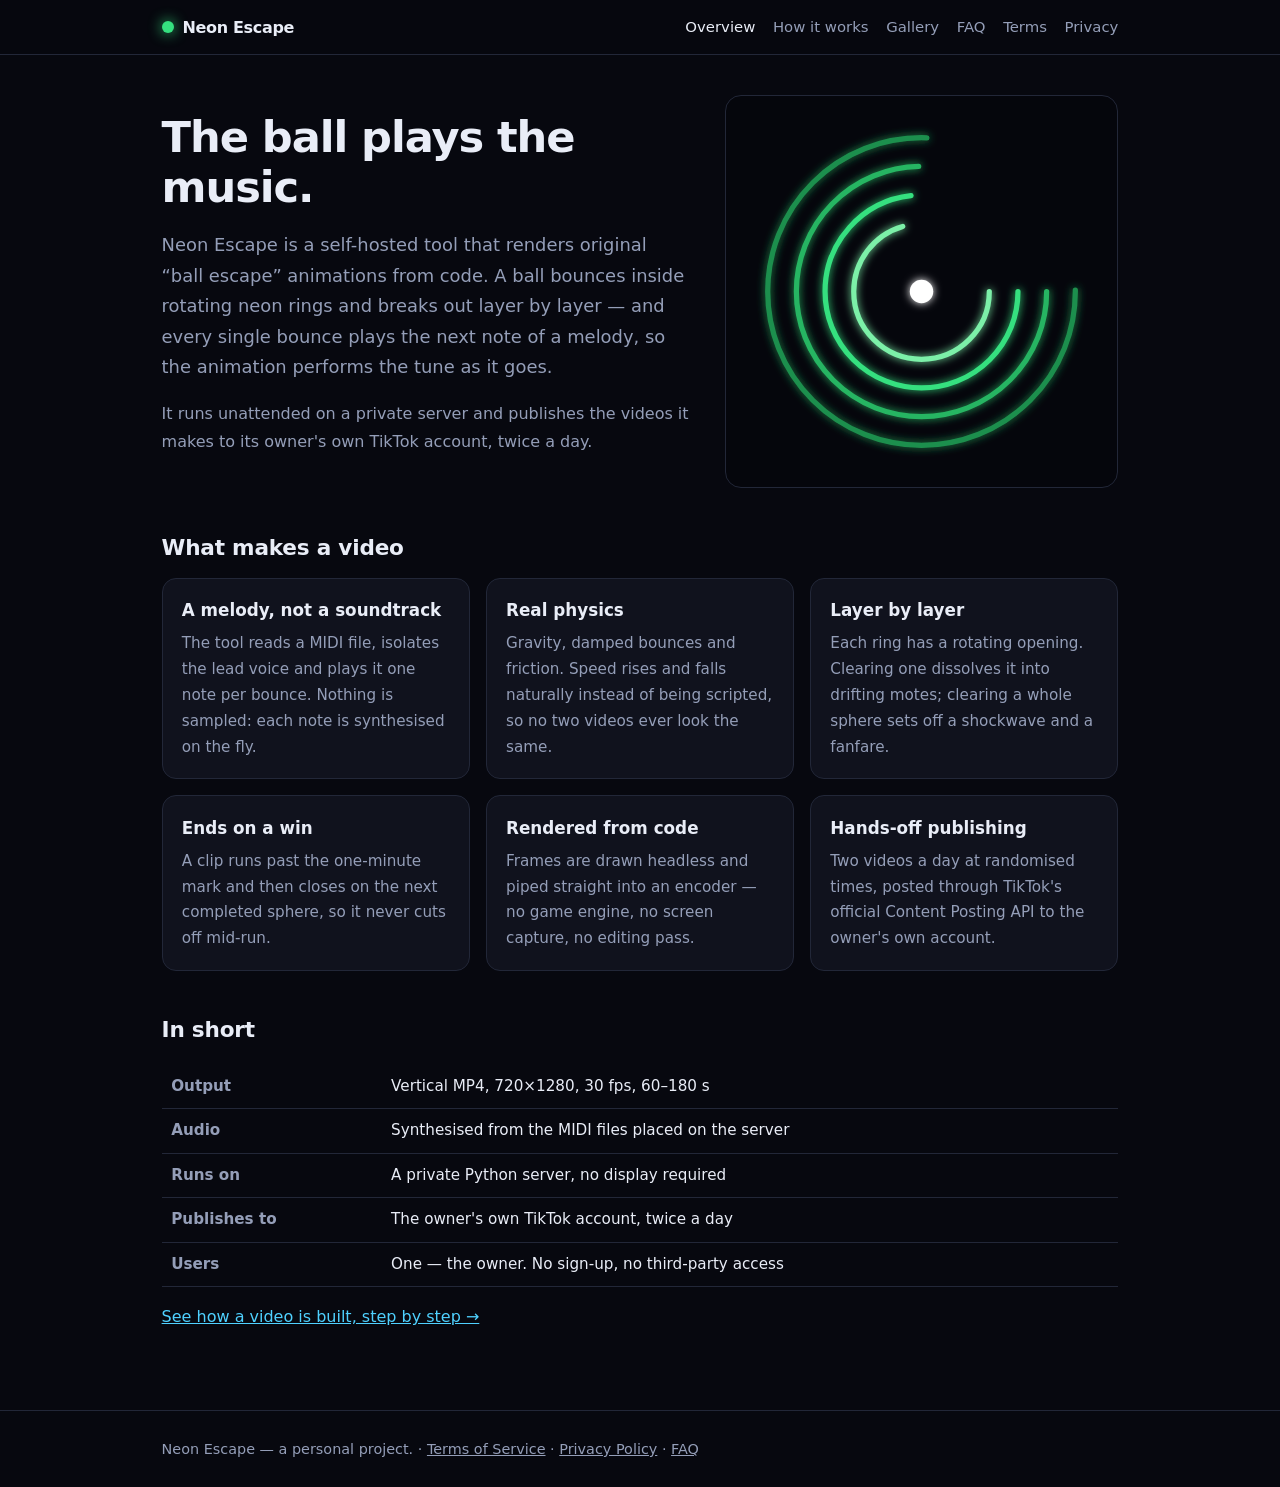
<file: docs/index.html>
<!doctype html>
<html lang="en">
<head>
<meta charset="utf-8">
<meta name="viewport" content="width=device-width, initial-scale=1">
<title>Neon Escape — animated ball-escape videos that play a melody</title>
<meta name="description" content="Neon Escape renders original ball-escape animations whose bounces play a melody, and publishes them to its owner's TikTok account.">
<link rel="stylesheet" href="./style.css">
</head>
<body>
<header class="site">
  <div class="bar">
    <a class="brand" href="./"><span class="dot"></span> Neon Escape</a>
    <nav class="site">
      <a href="./" aria-current="page">Overview</a>
      <a href="./how-it-works.html">How it works</a>
      <a href="./gallery.html">Gallery</a>
      <a href="./faq.html">FAQ</a>
      <a href="./terms.html">Terms</a>
      <a href="./privacy.html">Privacy</a>
    </nav>
  </div>
</header>

<main>
  <section class="hero">
    <div>
      <h1>The ball plays the music.</h1>
      <p class="lead">Neon Escape is a self-hosted tool that renders original
        “ball escape” animations from code. A ball bounces inside rotating neon
        rings and breaks out layer by layer — and every single bounce plays the
        next note of a melody, so the animation performs the tune as it goes.</p>
      <p class="muted">It runs unattended on a private server and publishes the
        videos it makes to its owner's own TikTok account, twice a day.</p>
    </div>
    <svg class="stage" viewBox="0 0 300 300" role="img"
         aria-label="Animation of a ball bouncing inside rotating neon rings">
      <defs>
        <filter id="glow" x="-50%" y="-50%" width="200%" height="200%">
          <feGaussianBlur stdDeviation="3.2" result="b"/>
          <feMerge><feMergeNode in="b"/><feMergeNode in="SourceGraphic"/></feMerge>
        </filter>
      </defs>
      <g filter="url(#glow)" fill="none" stroke-linecap="round">
        <circle class="spin-slow" cx="150" cy="150" r="118" stroke="#1f8f4d"
                stroke-width="4" stroke-dasharray="560 180"/>
        <circle class="spin-rev"  cx="150" cy="150" r="96"  stroke="#27b562"
                stroke-width="4" stroke-dasharray="450 155"/>
        <circle class="spin-fast" cx="150" cy="150" r="74"  stroke="#35e07f"
                stroke-width="4" stroke-dasharray="340 125"/>
        <circle class="spin-rev"  cx="150" cy="150" r="52"  stroke="#7bf0a8"
                stroke-width="4" stroke-dasharray="230 100"/>
      </g>
      <circle class="bounce" cx="150" cy="150" r="9" fill="#fff" filter="url(#glow)"/>
    </svg>
  </section>

  <h2>What makes a video</h2>
  <div class="grid">
    <div class="card">
      <h3>A melody, not a soundtrack</h3>
      <p>The tool reads a MIDI file, isolates the lead voice and plays it one
        note per bounce. Nothing is sampled: each note is synthesised on the fly.</p>
    </div>
    <div class="card">
      <h3>Real physics</h3>
      <p>Gravity, damped bounces and friction. Speed rises and falls naturally
        instead of being scripted, so no two videos ever look the same.</p>
    </div>
    <div class="card">
      <h3>Layer by layer</h3>
      <p>Each ring has a rotating opening. Clearing one dissolves it into
        drifting motes; clearing a whole sphere sets off a shockwave and a fanfare.</p>
    </div>
    <div class="card">
      <h3>Ends on a win</h3>
      <p>A clip runs past the one-minute mark and then closes on the next
        completed sphere, so it never cuts off mid-run.</p>
    </div>
    <div class="card">
      <h3>Rendered from code</h3>
      <p>Frames are drawn headless and piped straight into an encoder — no game
        engine, no screen capture, no editing pass.</p>
    </div>
    <div class="card">
      <h3>Hands-off publishing</h3>
      <p>Two videos a day at randomised times, posted through TikTok's official
        Content Posting API to the owner's own account.</p>
    </div>
  </div>

  <h2>In short</h2>
  <table>
    <tr><th>Output</th><td>Vertical MP4, 720×1280, 30 fps, 60–180 s</td></tr>
    <tr><th>Audio</th><td>Synthesised from the MIDI files placed on the server</td></tr>
    <tr><th>Runs on</th><td>A private Python server, no display required</td></tr>
    <tr><th>Publishes to</th><td>The owner's own TikTok account, twice a day</td></tr>
    <tr><th>Users</th><td>One — the owner. No sign-up, no third-party access</td></tr>
  </table>

  <p><a href="./how-it-works.html">See how a video is built, step by step →</a></p>
</main>

<footer class="site">
  <div class="bar">
    Neon Escape — a personal project. ·
    <a href="./terms.html">Terms of Service</a> ·
    <a href="./privacy.html">Privacy Policy</a> ·
    <a href="./faq.html">FAQ</a>
  </div>
</footer>
</body>
</html>
</file>
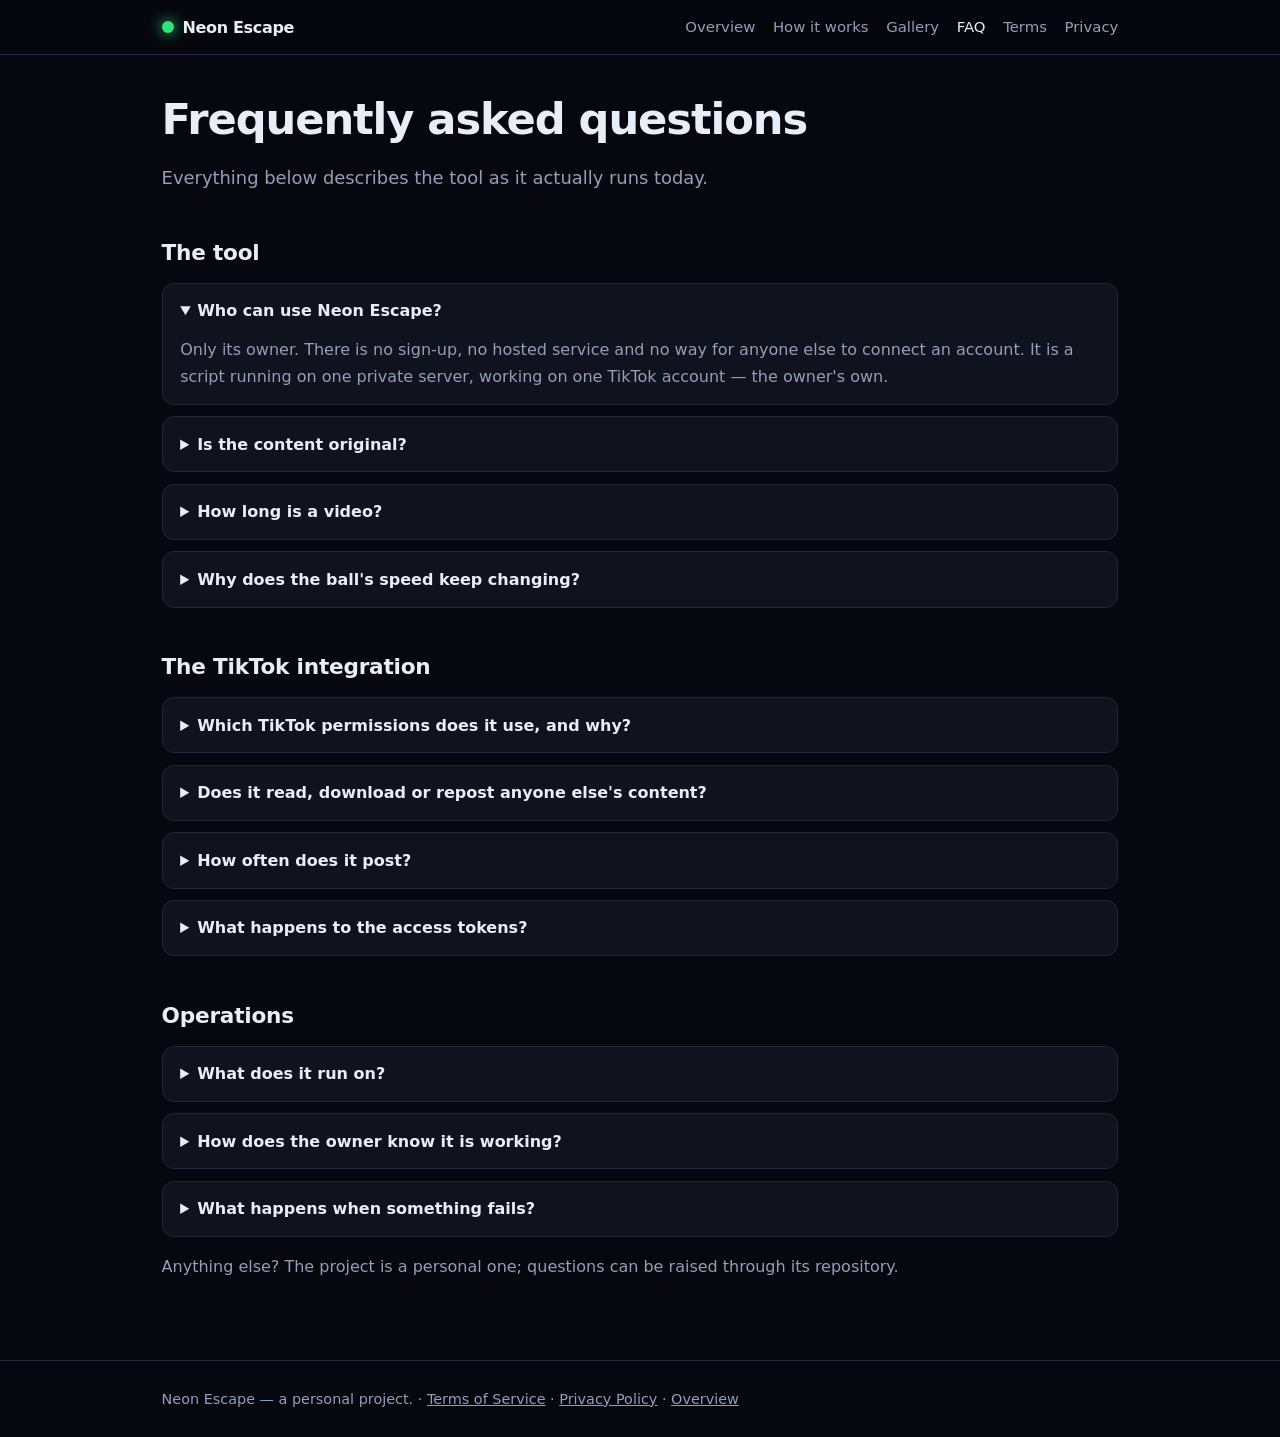
<file: docs/faq.html>
<!doctype html>
<html lang="en">
<head>
<meta charset="utf-8">
<meta name="viewport" content="width=device-width, initial-scale=1">
<title>FAQ — Neon Escape</title>
<meta name="description" content="Common questions about Neon Escape: what it posts, whose account it uses, what data it touches and how the TikTok integration works.">
<link rel="stylesheet" href="./style.css">
</head>
<body>
<header class="site">
  <div class="bar">
    <a class="brand" href="./"><span class="dot"></span> Neon Escape</a>
    <nav class="site">
      <a href="./">Overview</a>
      <a href="./how-it-works.html">How it works</a>
      <a href="./gallery.html">Gallery</a>
      <a href="./faq.html" aria-current="page">FAQ</a>
      <a href="./terms.html">Terms</a>
      <a href="./privacy.html">Privacy</a>
    </nav>
  </div>
</header>

<main>
  <h1>Frequently asked questions</h1>
  <p class="lead">Everything below describes the tool as it actually runs today.</p>

  <h2>The tool</h2>

  <details open>
    <summary>Who can use Neon Escape?</summary>
    <p>Only its owner. There is no sign-up, no hosted service and no way for
      anyone else to connect an account. It is a script running on one private
      server, working on one TikTok account — the owner's own.</p>
  </details>

  <details>
    <summary>Is the content original?</summary>
    <p>The animation is generated entirely from code — no stock footage, no
      screen capture, no third-party clips. The soundtrack is synthesised note
      by note from MIDI files the owner places on the server; no audio recording
      is reused.</p>
  </details>

  <details>
    <summary>How long is a video?</summary>
    <p>Between one and three minutes. A clip runs past the one-minute mark and
      then ends on the next completed sphere, so its exact length depends on how
      the run goes.</p>
  </details>

  <details>
    <summary>Why does the ball's speed keep changing?</summary>
    <p>Because it is a real simulation: gravity slows it on the way up and
      speeds it on the way down, and each bounce loses a little energy. The only
      correction is a floor that guarantees it can always climb back out of a
      ring, so it never gets trapped at the bottom.</p>
  </details>

  <h2>The TikTok integration</h2>

  <details>
    <summary>Which TikTok permissions does it use, and why?</summary>
    <p><code>user.info.basic</code> confirms which account the tool is connected
      to, so it can be shown in the operator's logs and a wrong account is
      caught immediately. <code>video.publish</code> posts the generated videos.
      No other scope is requested.</p>
  </details>

  <details>
    <summary>Does it read, download or repost anyone else's content?</summary>
    <p>No. It never reads a feed, never downloads a video, and never touches
      another account. The only thing it sends to TikTok is a file it just
      rendered itself.</p>
  </details>

  <details>
    <summary>How often does it post?</summary>
    <p>Twice a day, at a randomised minute inside a late-morning and a
      late-afternoon window. Publishing can be paused at any time from the
      configuration, in which case videos are simply kept on the server.</p>
  </details>

  <details>
    <summary>What happens to the access tokens?</summary>
    <p>They are stored in a single file on the owner's private server and
      refreshed automatically. They are never shared, never sent anywhere else,
      and revoking the app from TikTok's settings invalidates them immediately.</p>
  </details>

  <h2>Operations</h2>

  <details>
    <summary>What does it run on?</summary>
    <p>A small Python server with no display: frames are drawn in memory and
      piped straight into an encoder. A full video renders in a few minutes on a
      modest machine.</p>
  </details>

  <details>
    <summary>How does the owner know it is working?</summary>
    <p>Each step — startup, which account is connected, the track being used,
      rendering progress, the publish result and any error — is reported to a
      private channel the operator owns, along with the finished video.</p>
  </details>

  <details>
    <summary>What happens when something fails?</summary>
    <p>A failed run is retried a few minutes later, and the rendered video is
      kept rather than discarded. If TikTok refuses an upload, the reason is
      reported in plain language along with what to do about it.</p>
  </details>

  <p class="muted">Anything else? The project is a personal one; questions can
    be raised through its repository.</p>
</main>

<footer class="site">
  <div class="bar">
    Neon Escape — a personal project. ·
    <a href="./terms.html">Terms of Service</a> ·
    <a href="./privacy.html">Privacy Policy</a> ·
    <a href="./">Overview</a>
  </div>
</footer>
</body>
</html>
</file>
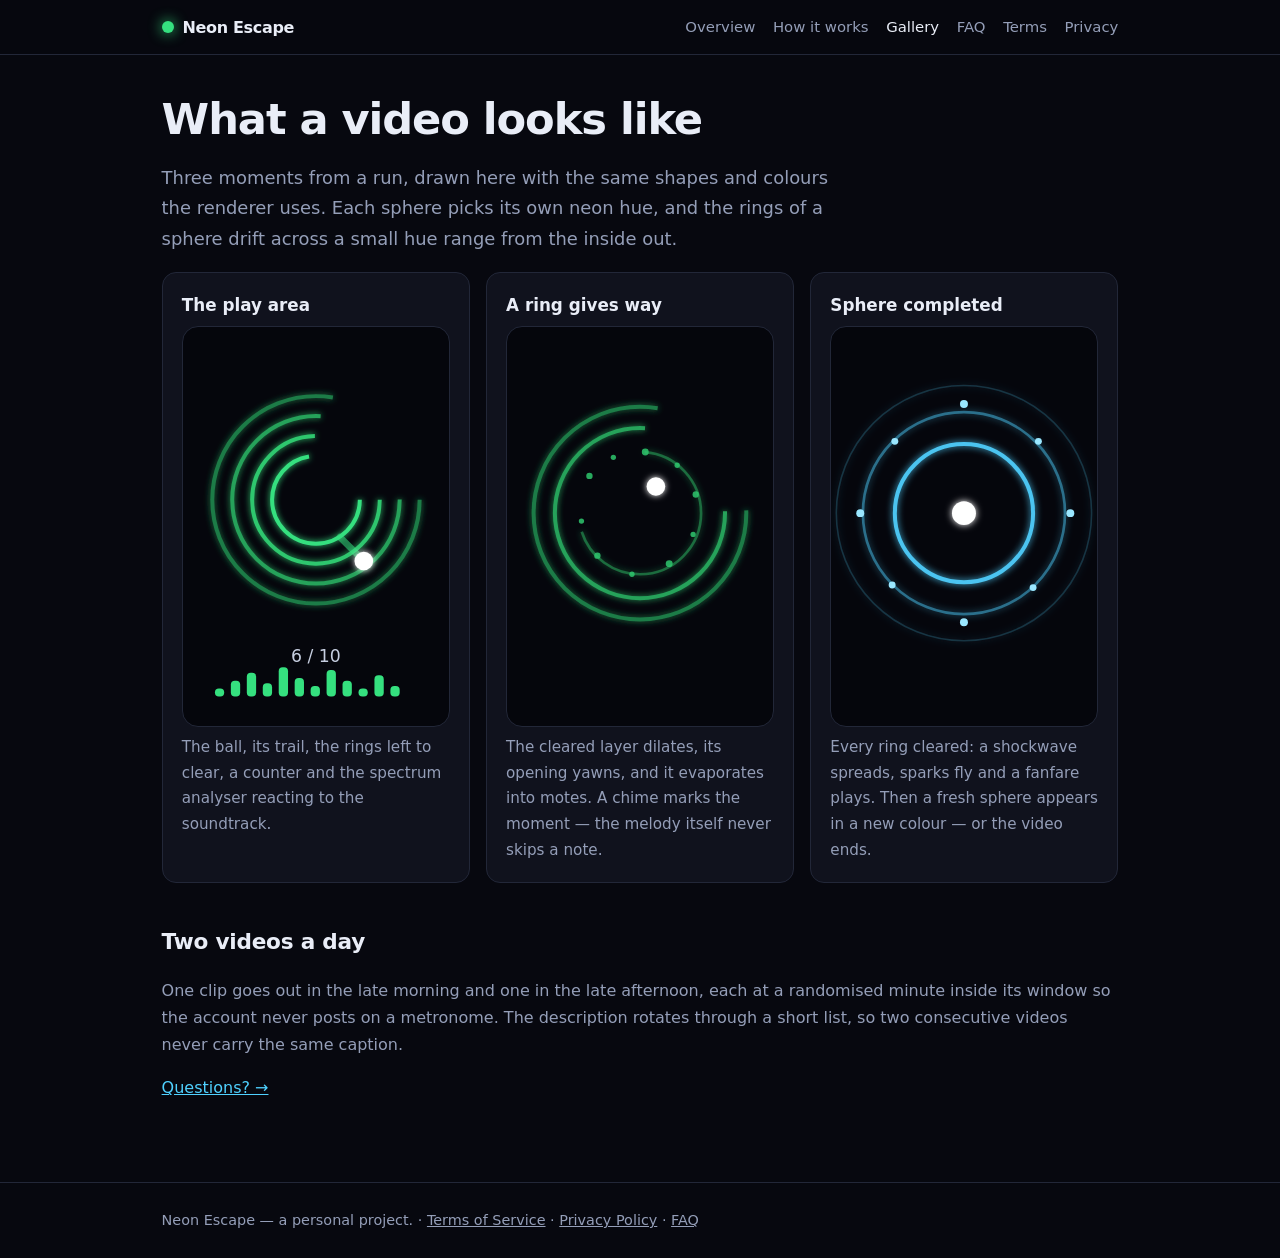
<file: docs/gallery.html>
<!doctype html>
<html lang="en">
<head>
<meta charset="utf-8">
<meta name="viewport" content="width=device-width, initial-scale=1">
<title>Gallery — Neon Escape</title>
<meta name="description" content="What a Neon Escape video looks like: the play area, the moment a ring is cleared, and the celebration when a sphere is completed.">
<link rel="stylesheet" href="./style.css">
</head>
<body>
<header class="site">
  <div class="bar">
    <a class="brand" href="./"><span class="dot"></span> Neon Escape</a>
    <nav class="site">
      <a href="./">Overview</a>
      <a href="./how-it-works.html">How it works</a>
      <a href="./gallery.html" aria-current="page">Gallery</a>
      <a href="./faq.html">FAQ</a>
      <a href="./terms.html">Terms</a>
      <a href="./privacy.html">Privacy</a>
    </nav>
  </div>
</header>

<main>
  <h1>What a video looks like</h1>
  <p class="lead">Three moments from a run, drawn here with the same shapes and
    colours the renderer uses. Each sphere picks its own neon hue, and the rings
    of a sphere drift across a small hue range from the inside out.</p>

  <div class="grid">
    <div class="card">
      <h3>The play area</h3>
      <svg viewBox="0 0 200 300" class="stage" role="img"
           aria-label="A ball inside concentric neon rings, with a counter and a spectrum analyser">
        <defs><filter id="g1" x="-50%" y="-50%" width="200%" height="200%">
          <feGaussianBlur stdDeviation="2.4" result="b"/>
          <feMerge><feMergeNode in="b"/><feMergeNode in="SourceGraphic"/></feMerge>
        </filter></defs>
        <g filter="url(#g1)" fill="none">
          <circle cx="100" cy="130" r="78" stroke="#1d7b46" stroke-width="3" stroke-dasharray="380 110"/>
          <circle cx="100" cy="130" r="63" stroke="#25a25a" stroke-width="3" stroke-dasharray="300 95"/>
          <circle cx="100" cy="130" r="48" stroke="#2fc76e" stroke-width="3" stroke-dasharray="225 80"/>
          <circle cx="100" cy="130" r="33" stroke="#35e07f" stroke-width="3" stroke-dasharray="150 62"/>
        </g>
        <path d="M118 158 L132 172" stroke="#35e07f" stroke-width="5" stroke-linecap="round" opacity=".55"/>
        <circle cx="136" cy="176" r="7" fill="#fff" filter="url(#g1)"/>
        <text x="100" y="252" fill="#c6cee0" font-size="13" text-anchor="middle"
              font-family="system-ui">6 / 10</text>
        <g fill="#35e07f">
          <rect x="24" y="272" width="7" height="6" rx="3"/>
          <rect x="36" y="266" width="7" height="12" rx="3"/>
          <rect x="48" y="260" width="7" height="18" rx="3"/>
          <rect x="60" y="268" width="7" height="10" rx="3"/>
          <rect x="72" y="256" width="7" height="22" rx="3"/>
          <rect x="84" y="264" width="7" height="14" rx="3"/>
          <rect x="96" y="270" width="7" height="8" rx="3"/>
          <rect x="108" y="258" width="7" height="20" rx="3"/>
          <rect x="120" y="266" width="7" height="12" rx="3"/>
          <rect x="132" y="272" width="7" height="6" rx="3"/>
          <rect x="144" y="262" width="7" height="16" rx="3"/>
          <rect x="156" y="270" width="7" height="8" rx="3"/>
        </g>
      </svg>
      <p>The ball, its trail, the rings left to clear, a counter and the
        spectrum analyser reacting to the soundtrack.</p>
    </div>

    <div class="card">
      <h3>A ring gives way</h3>
      <svg viewBox="0 0 200 300" class="stage" role="img"
           aria-label="A neon ring dissolving into drifting particles after being cleared">
        <defs><filter id="g2" x="-50%" y="-50%" width="200%" height="200%">
          <feGaussianBlur stdDeviation="2.4" result="b"/>
          <feMerge><feMergeNode in="b"/><feMergeNode in="SourceGraphic"/></feMerge>
        </filter></defs>
        <g filter="url(#g2)" fill="none">
          <circle cx="100" cy="140" r="80" stroke="#1d7b46" stroke-width="3" stroke-dasharray="390 110"/>
          <circle cx="100" cy="140" r="64" stroke="#25a25a" stroke-width="3" stroke-dasharray="305 95"/>
          <circle cx="100" cy="140" r="46" stroke="#2fc76e" stroke-width="2" stroke-dasharray="130 90" opacity=".45"/>
        </g>
        <g fill="#2fc76e" opacity=".85">
          <circle cx="62" cy="112" r="2.4"/><circle cx="80" cy="98" r="2"/>
          <circle cx="104" cy="94" r="2.6"/><circle cx="128" cy="104" r="2"/>
          <circle cx="142" cy="126" r="2.4"/><circle cx="140" cy="156" r="2"/>
          <circle cx="122" cy="178" r="2.6"/><circle cx="94" cy="186" r="2"/>
          <circle cx="68" cy="172" r="2.4"/><circle cx="56" cy="146" r="2"/>
        </g>
        <circle cx="112" cy="120" r="7" fill="#fff" filter="url(#g2)"/>
      </svg>
      <p>The cleared layer dilates, its opening yawns, and it evaporates into
        motes. A chime marks the moment — the melody itself never skips a note.</p>
    </div>

    <div class="card">
      <h3>Sphere completed</h3>
      <svg viewBox="0 0 200 300" class="stage" role="img"
           aria-label="A shockwave and sparks celebrating a completed sphere">
        <defs><filter id="g3" x="-50%" y="-50%" width="200%" height="200%">
          <feGaussianBlur stdDeviation="3" result="b"/>
          <feMerge><feMergeNode in="b"/><feMergeNode in="SourceGraphic"/></feMerge>
        </filter></defs>
        <g filter="url(#g3)" fill="none">
          <circle cx="100" cy="140" r="52" stroke="#4fd1ff" stroke-width="3" opacity=".9"/>
          <circle cx="100" cy="140" r="76" stroke="#4fd1ff" stroke-width="2" opacity=".45"/>
          <circle cx="100" cy="140" r="96" stroke="#4fd1ff" stroke-width="1.2" opacity=".2"/>
        </g>
        <g fill="#9ae7ff">
          <circle cx="100" cy="58" r="3"/><circle cx="156" cy="86" r="2.6"/>
          <circle cx="180" cy="140" r="3"/><circle cx="152" cy="196" r="2.6"/>
          <circle cx="100" cy="222" r="3"/><circle cx="46" cy="194" r="2.6"/>
          <circle cx="22" cy="140" r="3"/><circle cx="48" cy="86" r="2.6"/>
        </g>
        <circle cx="100" cy="140" r="9" fill="#fff" filter="url(#g3)"/>
      </svg>
      <p>Every ring cleared: a shockwave spreads, sparks fly and a fanfare
        plays. Then a fresh sphere appears in a new colour — or the video ends.</p>
    </div>
  </div>

  <h2>Two videos a day</h2>
  <p class="muted">One clip goes out in the late morning and one in the late
    afternoon, each at a randomised minute inside its window so the account
    never posts on a metronome. The description rotates through a short list, so
    two consecutive videos never carry the same caption.</p>

  <p><a href="./faq.html">Questions? →</a></p>
</main>

<footer class="site">
  <div class="bar">
    Neon Escape — a personal project. ·
    <a href="./terms.html">Terms of Service</a> ·
    <a href="./privacy.html">Privacy Policy</a> ·
    <a href="./faq.html">FAQ</a>
  </div>
</footer>
</body>
</html>
</file>
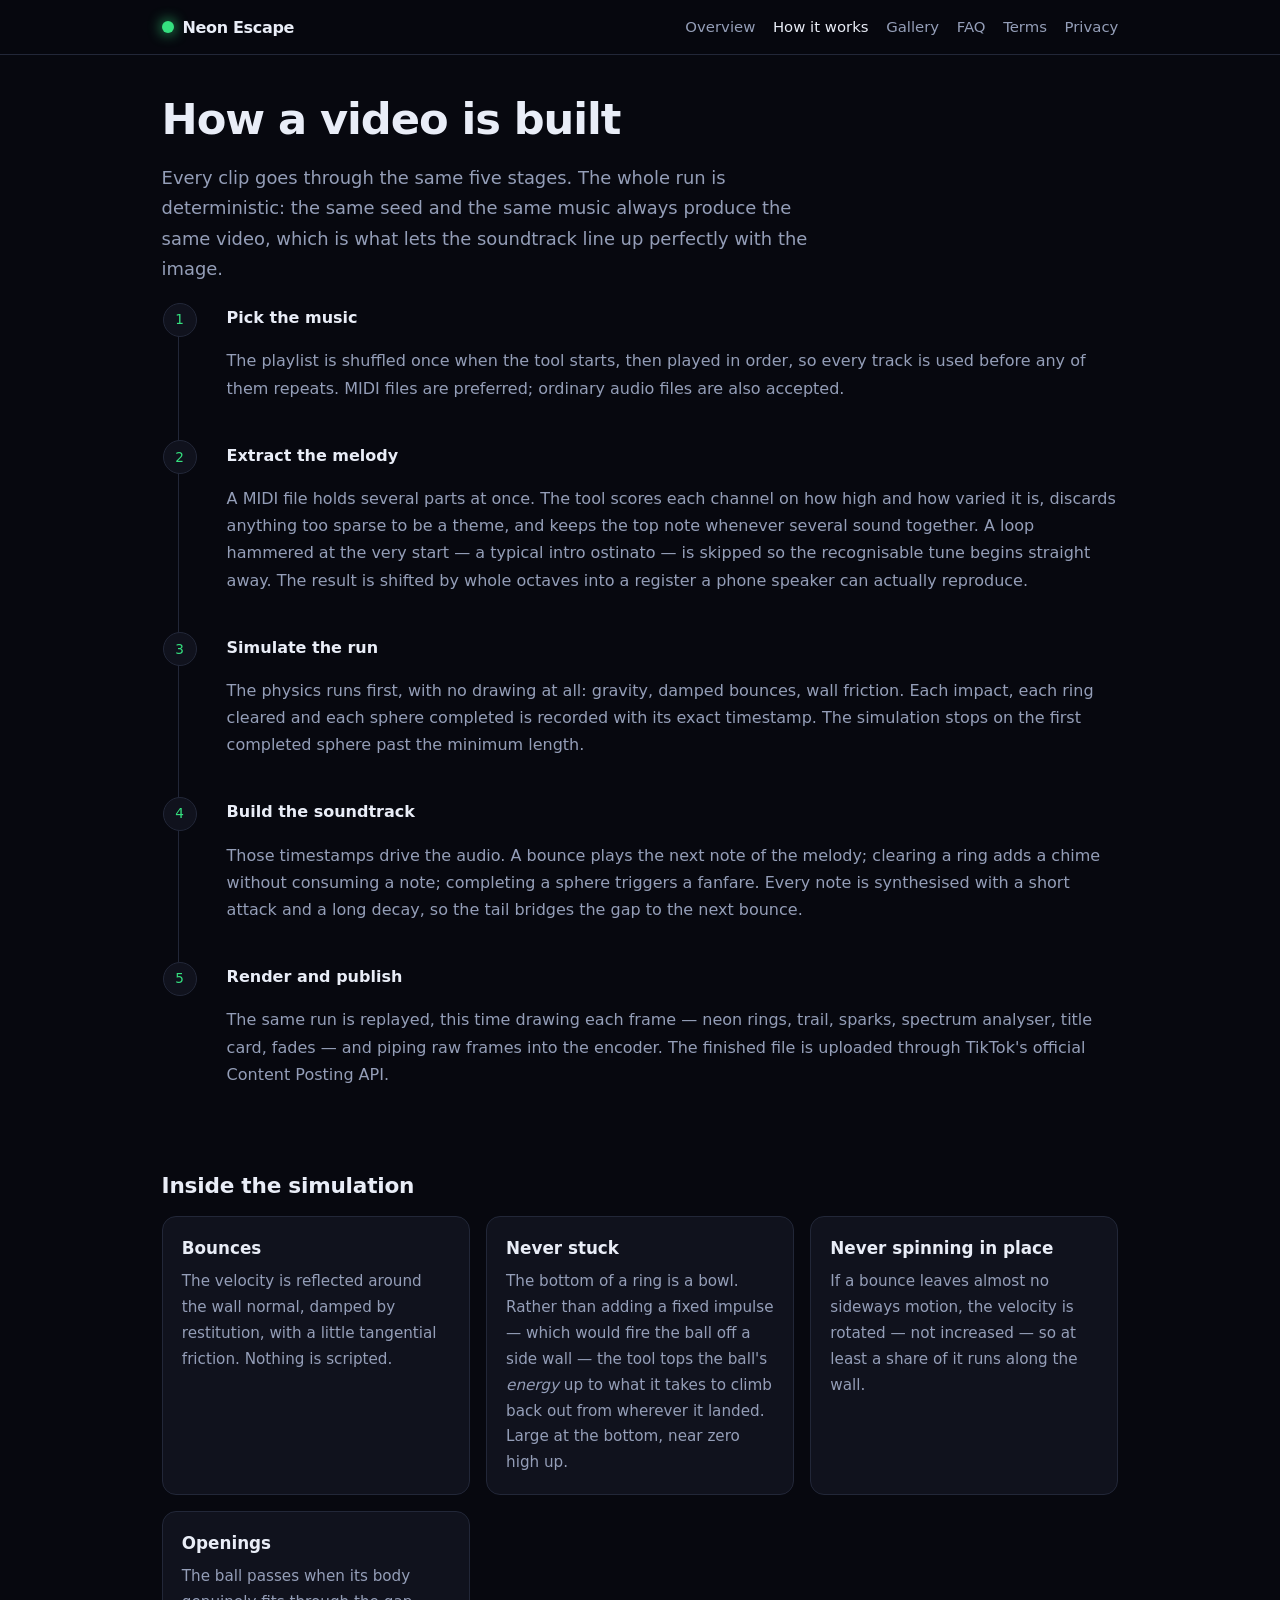
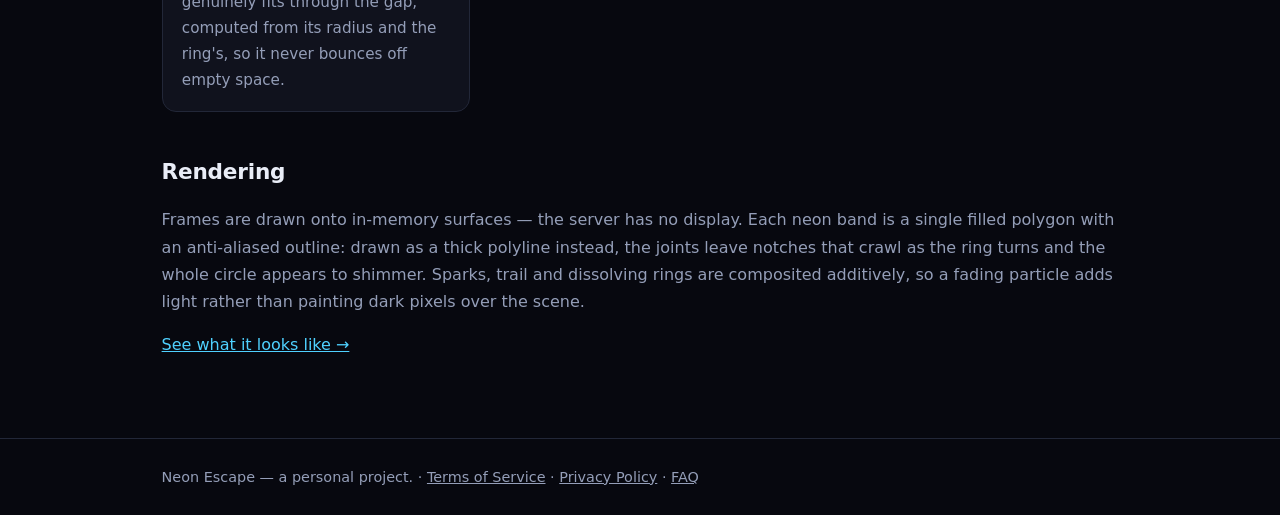
<file: docs/how-it-works.html>
<!doctype html>
<html lang="en">
<head>
<meta charset="utf-8">
<meta name="viewport" content="width=device-width, initial-scale=1">
<title>How it works — Neon Escape</title>
<meta name="description" content="The pipeline behind a Neon Escape video: melody extraction, physics simulation, soundtrack, rendering and publishing.">
<link rel="stylesheet" href="./style.css">
</head>
<body>
<header class="site">
  <div class="bar">
    <a class="brand" href="./"><span class="dot"></span> Neon Escape</a>
    <nav class="site">
      <a href="./">Overview</a>
      <a href="./how-it-works.html" aria-current="page">How it works</a>
      <a href="./gallery.html">Gallery</a>
      <a href="./faq.html">FAQ</a>
      <a href="./terms.html">Terms</a>
      <a href="./privacy.html">Privacy</a>
    </nav>
  </div>
</header>

<main>
  <h1>How a video is built</h1>
  <p class="lead">Every clip goes through the same five stages. The whole run is
    deterministic: the same seed and the same music always produce the same
    video, which is what lets the soundtrack line up perfectly with the image.</p>

  <ol class="steps">
    <li>
      <strong>Pick the music</strong>
      <p class="muted">The playlist is shuffled once when the tool starts, then
        played in order, so every track is used before any of them repeats. MIDI
        files are preferred; ordinary audio files are also accepted.</p>
    </li>
    <li>
      <strong>Extract the melody</strong>
      <p class="muted">A MIDI file holds several parts at once. The tool scores
        each channel on how high and how varied it is, discards anything too
        sparse to be a theme, and keeps the top note whenever several sound
        together. A loop hammered at the very start — a typical intro ostinato —
        is skipped so the recognisable tune begins straight away. The result is
        shifted by whole octaves into a register a phone speaker can actually
        reproduce.</p>
    </li>
    <li>
      <strong>Simulate the run</strong>
      <p class="muted">The physics runs first, with no drawing at all: gravity,
        damped bounces, wall friction. Each impact, each ring cleared and each
        sphere completed is recorded with its exact timestamp. The simulation
        stops on the first completed sphere past the minimum length.</p>
    </li>
    <li>
      <strong>Build the soundtrack</strong>
      <p class="muted">Those timestamps drive the audio. A bounce plays the next
        note of the melody; clearing a ring adds a chime without consuming a
        note; completing a sphere triggers a fanfare. Every note is synthesised
        with a short attack and a long decay, so the tail bridges the gap to the
        next bounce.</p>
    </li>
    <li>
      <strong>Render and publish</strong>
      <p class="muted">The same run is replayed, this time drawing each frame —
        neon rings, trail, sparks, spectrum analyser, title card, fades — and
        piping raw frames into the encoder. The finished file is uploaded
        through TikTok's official Content Posting API.</p>
    </li>
  </ol>

  <h2>Inside the simulation</h2>
  <div class="grid">
    <div class="card">
      <h3>Bounces</h3>
      <p>The velocity is reflected around the wall normal, damped by
        restitution, with a little tangential friction. Nothing is scripted.</p>
    </div>
    <div class="card">
      <h3>Never stuck</h3>
      <p>The bottom of a ring is a bowl. Rather than adding a fixed impulse —
        which would fire the ball off a side wall — the tool tops the ball's
        <em>energy</em> up to what it takes to climb back out from wherever it
        landed. Large at the bottom, near zero high up.</p>
    </div>
    <div class="card">
      <h3>Never spinning in place</h3>
      <p>If a bounce leaves almost no sideways motion, the velocity is rotated —
        not increased — so at least a share of it runs along the wall.</p>
    </div>
    <div class="card">
      <h3>Openings</h3>
      <p>The ball passes when its body genuinely fits through the gap, computed
        from its radius and the ring's, so it never bounces off empty space.</p>
    </div>
  </div>

  <h2>Rendering</h2>
  <p class="muted">Frames are drawn onto in-memory surfaces — the server has no
    display. Each neon band is a single filled polygon with an anti-aliased
    outline: drawn as a thick polyline instead, the joints leave notches that
    crawl as the ring turns and the whole circle appears to shimmer. Sparks,
    trail and dissolving rings are composited additively, so a fading particle
    adds light rather than painting dark pixels over the scene.</p>

  <p><a href="./gallery.html">See what it looks like →</a></p>
</main>

<footer class="site">
  <div class="bar">
    Neon Escape — a personal project. ·
    <a href="./terms.html">Terms of Service</a> ·
    <a href="./privacy.html">Privacy Policy</a> ·
    <a href="./faq.html">FAQ</a>
  </div>
</footer>
</body>
</html>
</file>
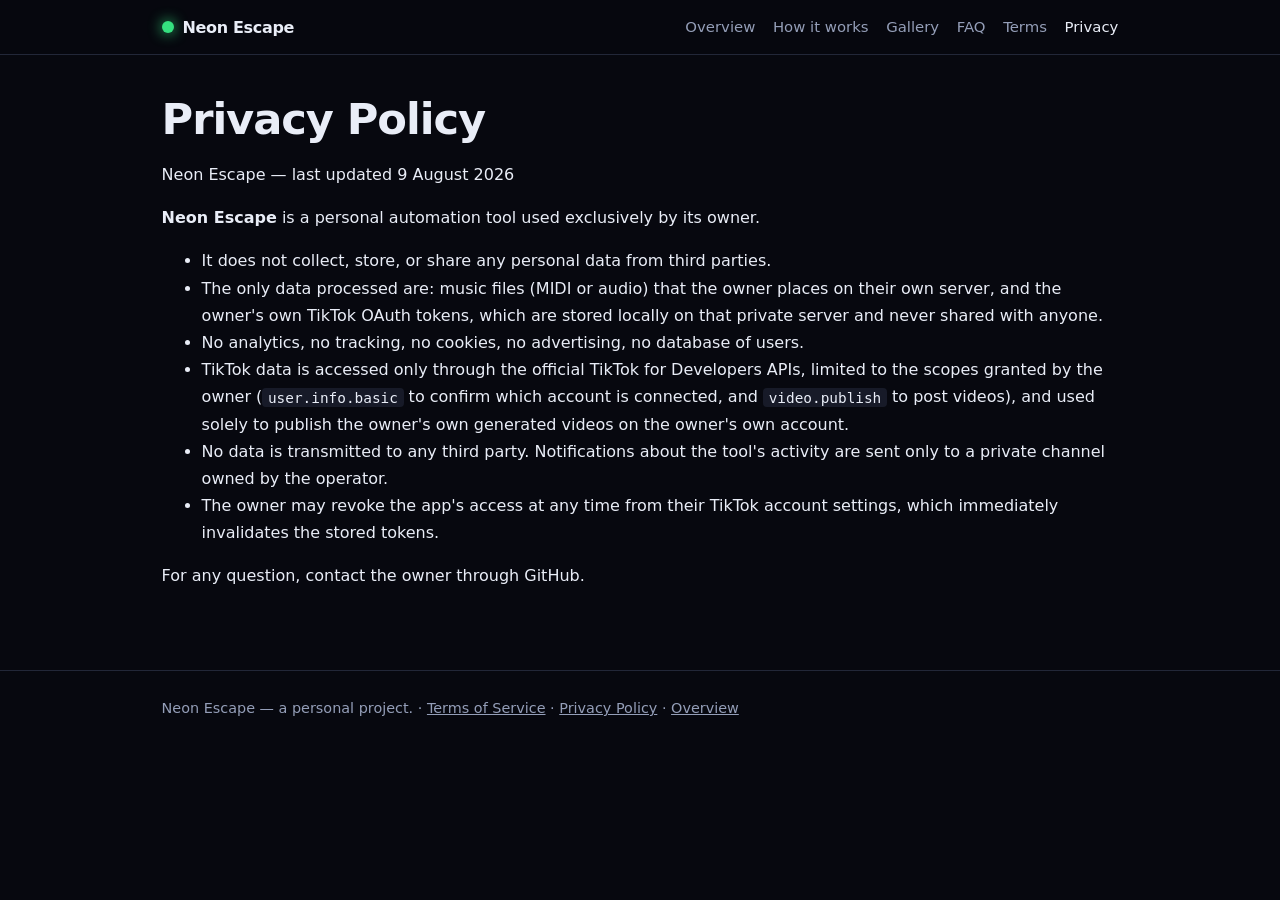
<file: docs/privacy.html>
<!doctype html>
<html lang="en">
<head>
<meta charset="utf-8">
<meta name="viewport" content="width=device-width, initial-scale=1">
<title>Privacy Policy — Neon Escape</title>
<meta name="description" content="Privacy Policy for Neon Escape, a personal tool that posts its own generated videos to its owner's TikTok account.">
<link rel="stylesheet" href="./style.css">
</head>
<body>
<header class="site">
  <div class="bar">
    <a class="brand" href="./"><span class="dot"></span> Neon Escape</a>
    <nav class="site">
      <a href="./">Overview</a>
      <a href="./how-it-works.html">How it works</a>
      <a href="./gallery.html">Gallery</a>
      <a href="./faq.html">FAQ</a>
      <a href="./terms.html">Terms</a>
      <a href="./privacy.html" aria-current="page">Privacy</a>
    </nav>
  </div>
</header>

<main>
  <h1>Privacy Policy</h1>
  <p class="updated">Neon Escape — last updated 9 August 2026</p>

  <p><strong>Neon Escape</strong> is a personal automation tool used exclusively by its
     owner.</p>
  <ul>
    <li>It does not collect, store, or share any personal data from third parties.</li>
    <li>The only data processed are: music files (MIDI or audio) that the owner places on
        their own server, and the owner's own TikTok OAuth tokens, which are stored locally
        on that private server and never shared with anyone.</li>
    <li>No analytics, no tracking, no cookies, no advertising, no database of users.</li>
    <li>TikTok data is accessed only through the official TikTok for Developers APIs,
        limited to the scopes granted by the owner (<code>user.info.basic</code> to confirm
        which account is connected, and <code>video.publish</code> to post videos), and
        used solely to publish the owner's own generated videos on the owner's own
        account.</li>
    <li>No data is transmitted to any third party. Notifications about the tool's activity
        are sent only to a private channel owned by the operator.</li>
    <li>The owner may revoke the app's access at any time from their TikTok account
        settings, which immediately invalidates the stored tokens.</li>
  </ul>
  <p>For any question, contact the owner through GitHub.</p>
  
</main>

<footer class="site">
  <div class="bar">
    Neon Escape — a personal project. ·
    <a href="./terms.html">Terms of Service</a> ·
    <a href="./privacy.html">Privacy Policy</a> ·
    <a href="./">Overview</a>
  </div>
</footer>
</body>
</html>
</file>
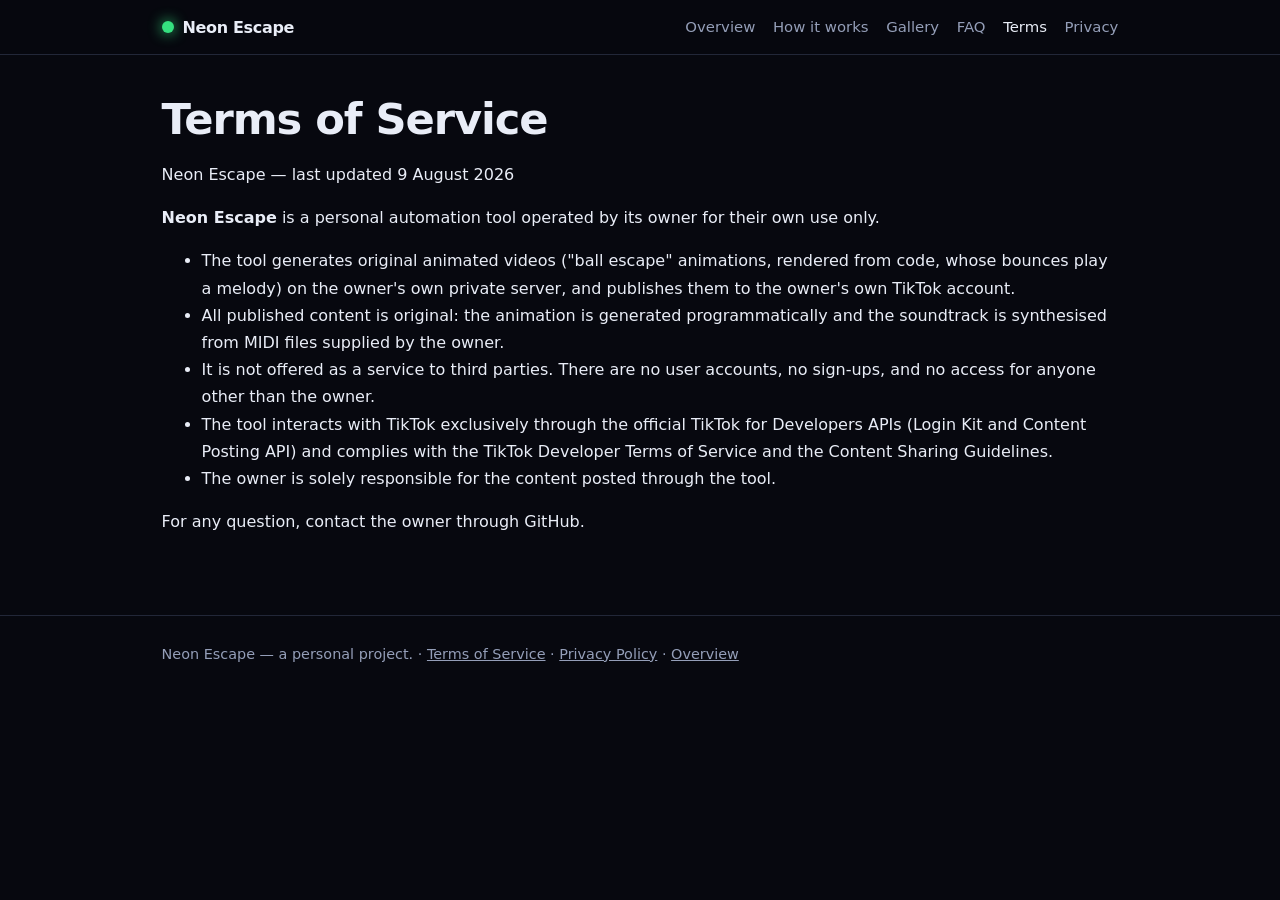
<file: docs/terms.html>
<!doctype html>
<html lang="en">
<head>
<meta charset="utf-8">
<meta name="viewport" content="width=device-width, initial-scale=1">
<title>Terms of Service — Neon Escape</title>
<meta name="description" content="Terms of Service for Neon Escape, a personal tool that posts its own generated videos to its owner's TikTok account.">
<link rel="stylesheet" href="./style.css">
</head>
<body>
<header class="site">
  <div class="bar">
    <a class="brand" href="./"><span class="dot"></span> Neon Escape</a>
    <nav class="site">
      <a href="./">Overview</a>
      <a href="./how-it-works.html">How it works</a>
      <a href="./gallery.html">Gallery</a>
      <a href="./faq.html">FAQ</a>
      <a href="./terms.html" aria-current="page">Terms</a>
      <a href="./privacy.html">Privacy</a>
    </nav>
  </div>
</header>

<main>
  <h1>Terms of Service</h1>
  <p class="updated">Neon Escape — last updated 9 August 2026</p>

  <p><strong>Neon Escape</strong> is a personal automation tool operated by its owner for
     their own use only.</p>
  <ul>
    <li>The tool generates original animated videos ("ball escape" animations, rendered
        from code, whose bounces play a melody) on the owner's own private server, and
        publishes them to the owner's own TikTok account.</li>
    <li>All published content is original: the animation is generated programmatically and
        the soundtrack is synthesised from MIDI files supplied by the owner.</li>
    <li>It is not offered as a service to third parties. There are no user accounts, no
        sign-ups, and no access for anyone other than the owner.</li>
    <li>The tool interacts with TikTok exclusively through the official TikTok for
        Developers APIs (Login Kit and Content Posting API) and complies with the TikTok
        Developer Terms of Service and the Content Sharing Guidelines.</li>
    <li>The owner is solely responsible for the content posted through the tool.</li>
  </ul>
  <p>For any question, contact the owner through GitHub.</p>
  
</main>

<footer class="site">
  <div class="bar">
    Neon Escape — a personal project. ·
    <a href="./terms.html">Terms of Service</a> ·
    <a href="./privacy.html">Privacy Policy</a> ·
    <a href="./">Overview</a>
  </div>
</footer>
</body>
</html>
</file>
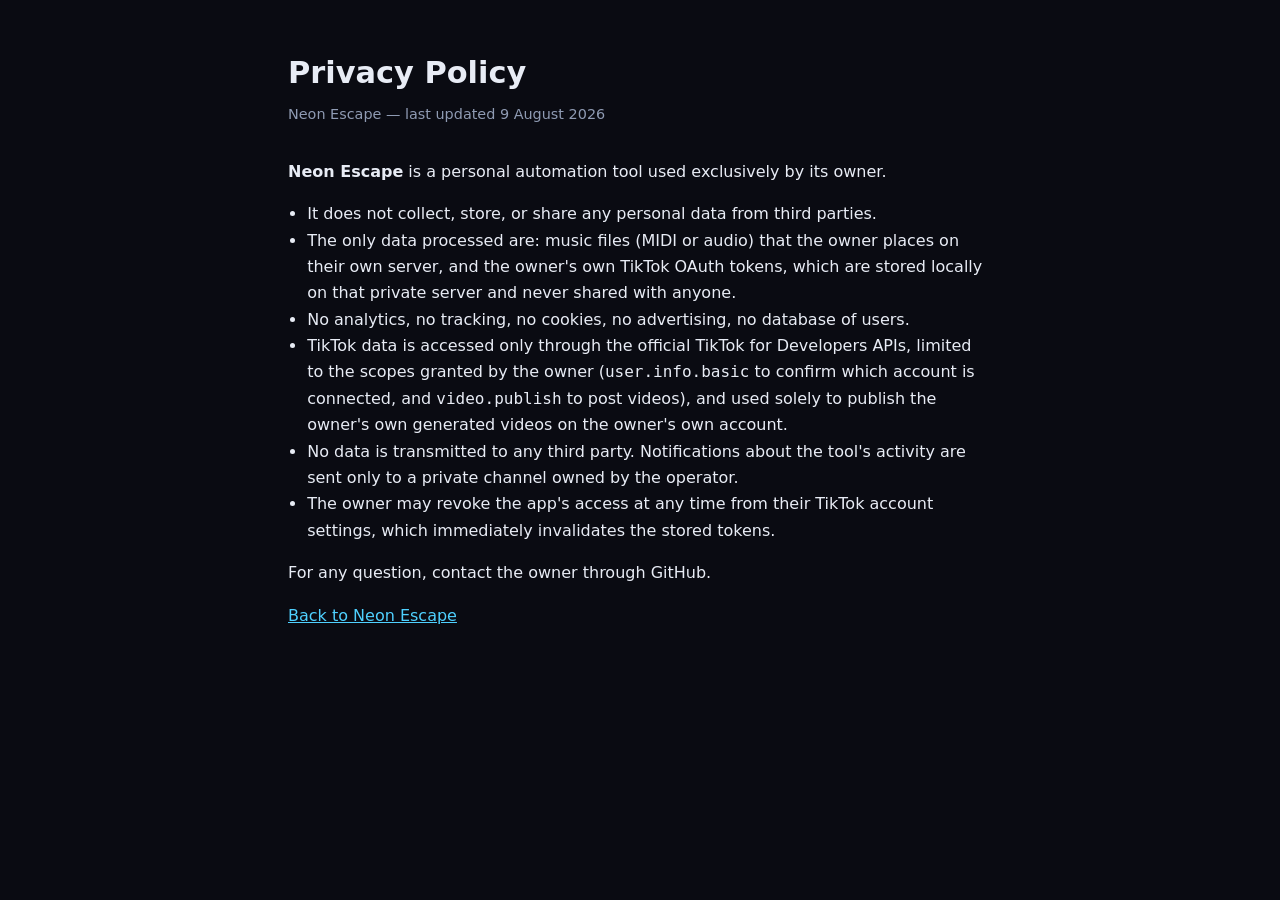
<file: site/neon-escape-privacy.html>
<!doctype html>
<html lang="en">
<head>
<meta charset="utf-8">
<meta name="viewport" content="width=device-width, initial-scale=1">
<title>Neon Escape — Privacy Policy</title>
<style>
  :root { color-scheme: dark; }
  body { margin:0; padding:3rem 1.25rem; background:#0a0b12; color:#e8ecf5;
         font:16px/1.65 system-ui, -apple-system, Segoe UI, Roboto, sans-serif; }
  main { max-width:44rem; margin:0 auto; }
  h1 { font-size:1.9rem; margin:0 0 .3rem; }
  .updated { color:#8f9bb3; margin:0 0 2rem; font-size:.9rem; }
  a { color:#4fd1ff; }
  ul { padding-left:1.2rem; }
</style>
</head>
<body>
<main>
  <h1>Privacy Policy</h1>
  <p class="updated">Neon Escape — last updated 9 August 2026</p>

  <p><strong>Neon Escape</strong> is a personal automation tool used exclusively by its
     owner.</p>
  <ul>
    <li>It does not collect, store, or share any personal data from third parties.</li>
    <li>The only data processed are: music files (MIDI or audio) that the owner places on
        their own server, and the owner's own TikTok OAuth tokens, which are stored locally
        on that private server and never shared with anyone.</li>
    <li>No analytics, no tracking, no cookies, no advertising, no database of users.</li>
    <li>TikTok data is accessed only through the official TikTok for Developers APIs,
        limited to the scopes granted by the owner (<code>user.info.basic</code> to confirm
        which account is connected, and <code>video.publish</code> to post videos), and
        used solely to publish the owner's own generated videos on the owner's own
        account.</li>
    <li>No data is transmitted to any third party. Notifications about the tool's activity
        are sent only to a private channel owned by the operator.</li>
    <li>The owner may revoke the app's access at any time from their TikTok account
        settings, which immediately invalidates the stored tokens.</li>
  </ul>
  <p>For any question, contact the owner through GitHub.</p>
  <p><a href="./">Back to Neon Escape</a></p>
</main>
</body>
</html>
</file>
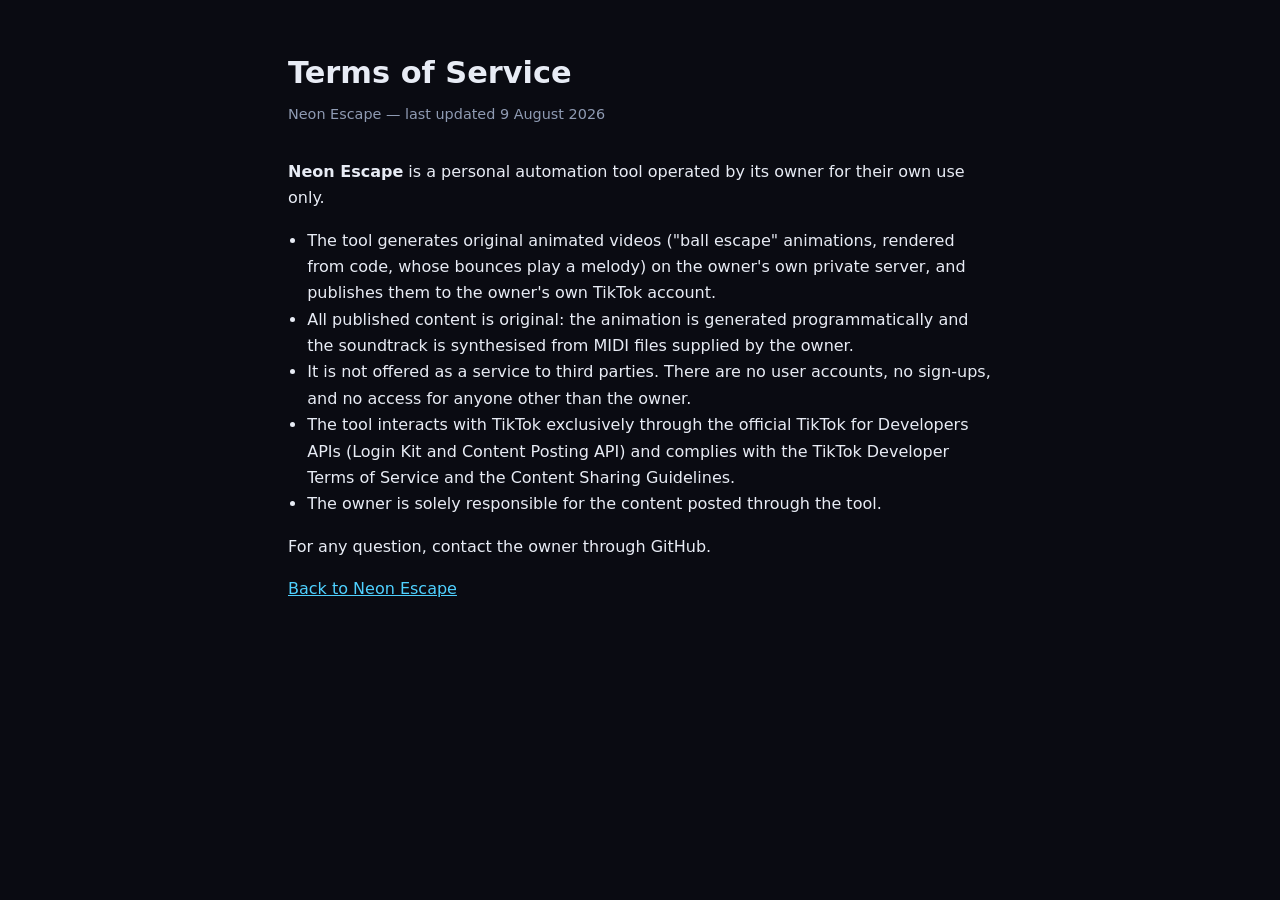
<file: site/neon-escape-terms.html>
<!doctype html>
<html lang="en">
<head>
<meta charset="utf-8">
<meta name="viewport" content="width=device-width, initial-scale=1">
<title>Neon Escape — Terms of Service</title>
<style>
  :root { color-scheme: dark; }
  body { margin:0; padding:3rem 1.25rem; background:#0a0b12; color:#e8ecf5;
         font:16px/1.65 system-ui, -apple-system, Segoe UI, Roboto, sans-serif; }
  main { max-width:44rem; margin:0 auto; }
  h1 { font-size:1.9rem; margin:0 0 .3rem; }
  .updated { color:#8f9bb3; margin:0 0 2rem; font-size:.9rem; }
  a { color:#4fd1ff; }
  ul { padding-left:1.2rem; }
</style>
</head>
<body>
<main>
  <h1>Terms of Service</h1>
  <p class="updated">Neon Escape — last updated 9 August 2026</p>

  <p><strong>Neon Escape</strong> is a personal automation tool operated by its owner for
     their own use only.</p>
  <ul>
    <li>The tool generates original animated videos ("ball escape" animations, rendered
        from code, whose bounces play a melody) on the owner's own private server, and
        publishes them to the owner's own TikTok account.</li>
    <li>All published content is original: the animation is generated programmatically and
        the soundtrack is synthesised from MIDI files supplied by the owner.</li>
    <li>It is not offered as a service to third parties. There are no user accounts, no
        sign-ups, and no access for anyone other than the owner.</li>
    <li>The tool interacts with TikTok exclusively through the official TikTok for
        Developers APIs (Login Kit and Content Posting API) and complies with the TikTok
        Developer Terms of Service and the Content Sharing Guidelines.</li>
    <li>The owner is solely responsible for the content posted through the tool.</li>
  </ul>
  <p>For any question, contact the owner through GitHub.</p>
  <p><a href="./">Back to Neon Escape</a></p>
</main>
</body>
</html>
</file>
<file: docs/style.css>
/* Neon Escape — feuille de style commune à toutes les pages du site. */
:root {
  color-scheme: dark;
  --bg: #07080f;
  --panel: #10121d;
  --line: #222738;
  --text: #e9edf7;
  --muted: #949eb8;
  --accent: #35e07f;
  --accent2: #4fd1ff;
}
* { box-sizing: border-box; }
body {
  margin: 0;
  background: var(--bg);
  color: var(--text);
  font: 16px/1.7 system-ui, -apple-system, "Segoe UI", Roboto, sans-serif;
}
a { color: var(--accent2); }
img, svg { max-width: 100%; }

/* ---------------------------------------------------------------- barre nav */
header.site {
  position: sticky; top: 0; z-index: 10;
  background: rgba(7, 8, 15, .92);
  backdrop-filter: blur(8px);
  border-bottom: 1px solid var(--line);
}
.bar {
  max-width: 62rem; margin: 0 auto; padding: .85rem 1.1rem;
  display: flex; align-items: center; gap: 1.1rem; flex-wrap: wrap;
}
.brand {
  font-weight: 700; letter-spacing: -.02em; color: var(--text);
  text-decoration: none; display: flex; align-items: center; gap: .55rem;
}
.brand .dot {
  width: 12px; height: 12px; border-radius: 50%;
  background: var(--accent); box-shadow: 0 0 14px var(--accent);
}
nav.site { margin-left: auto; display: flex; gap: 1.1rem; flex-wrap: wrap; }
nav.site a {
  color: var(--muted); text-decoration: none; font-size: .93rem;
}
nav.site a:hover, nav.site a[aria-current="page"] { color: var(--text); }

/* ------------------------------------------------------------------ contenu */
main { max-width: 62rem; margin: 0 auto; padding: 2.5rem 1.1rem 4rem; }
h1 { font-size: clamp(1.9rem, 5vw, 2.7rem); line-height: 1.15; margin: 0 0 .6rem;
     letter-spacing: -.025em; }
h2 { font-size: 1.35rem; margin: 2.6rem 0 .7rem; letter-spacing: -.01em; }
h3 { font-size: 1.05rem; margin: 1.6rem 0 .4rem; }
p.lead { font-size: 1.12rem; color: var(--muted); max-width: 42rem; }
.muted { color: var(--muted); }
code { background: #171a28; padding: .1rem .35rem; border-radius: 4px;
       font-size: .9em; }

.hero { display: grid; grid-template-columns: 1.15fr .85fr; gap: 2rem;
        align-items: center; }
@media (max-width: 720px) { .hero { grid-template-columns: 1fr; } }

.grid { display: grid; gap: 1rem; grid-template-columns: repeat(auto-fit, minmax(15rem, 1fr)); }
.card {
  background: var(--panel); border: 1px solid var(--line);
  border-radius: 14px; padding: 1.1rem 1.2rem;
}
.card h3 { margin-top: 0; }
.card p { margin: 0; color: var(--muted); font-size: .95rem; }

ol.steps { counter-reset: s; list-style: none; padding: 0; }
ol.steps li {
  counter-increment: s; position: relative;
  padding: .1rem 0 1.4rem 3rem; border-left: 1px solid var(--line);
  margin-left: 1rem;
}
ol.steps li::before {
  content: counter(s); position: absolute; left: -1rem; top: 0;
  width: 2rem; height: 2rem; border-radius: 50%;
  background: var(--panel); border: 1px solid var(--line);
  display: grid; place-items: center; font-size: .85rem; color: var(--accent);
}
ol.steps li:last-child { border-left-color: transparent; }
ol.steps strong { display: block; }

table { width: 100%; border-collapse: collapse; margin: 1rem 0; font-size: .95rem; }
th, td { text-align: left; padding: .55rem .6rem; border-bottom: 1px solid var(--line); }
th { color: var(--muted); font-weight: 600; }

details {
  background: var(--panel); border: 1px solid var(--line);
  border-radius: 12px; padding: .85rem 1.1rem; margin-bottom: .7rem;
}
details summary { cursor: pointer; font-weight: 600; }
details p { color: var(--muted); margin: .7rem 0 0; }

footer.site {
  border-top: 1px solid var(--line); color: var(--muted); font-size: .9rem;
}
footer.site .bar { padding: 1.6rem 1.1rem; display: block; }
footer.site a { color: var(--muted); }

/* --------------------------------------------------- illustration animée */
.stage { background: #05060c; border: 1px solid var(--line); border-radius: 16px; }
.spin-slow { transform-origin: 50% 50%; animation: spin 26s linear infinite; }
.spin-rev  { transform-origin: 50% 50%; animation: spin 18s linear infinite reverse; }
.spin-fast { transform-origin: 50% 50%; animation: spin 12s linear infinite; }
@keyframes spin { to { transform: rotate(360deg); } }
.bounce { animation: bob 2.6s ease-in-out infinite; }
@keyframes bob {
  0%, 100% { transform: translate(0, -28px); }
  50%      { transform: translate(16px, 30px); }
}
@media (prefers-reduced-motion: reduce) {
  .spin-slow, .spin-rev, .spin-fast, .bounce { animation: none; }
}
</file>
